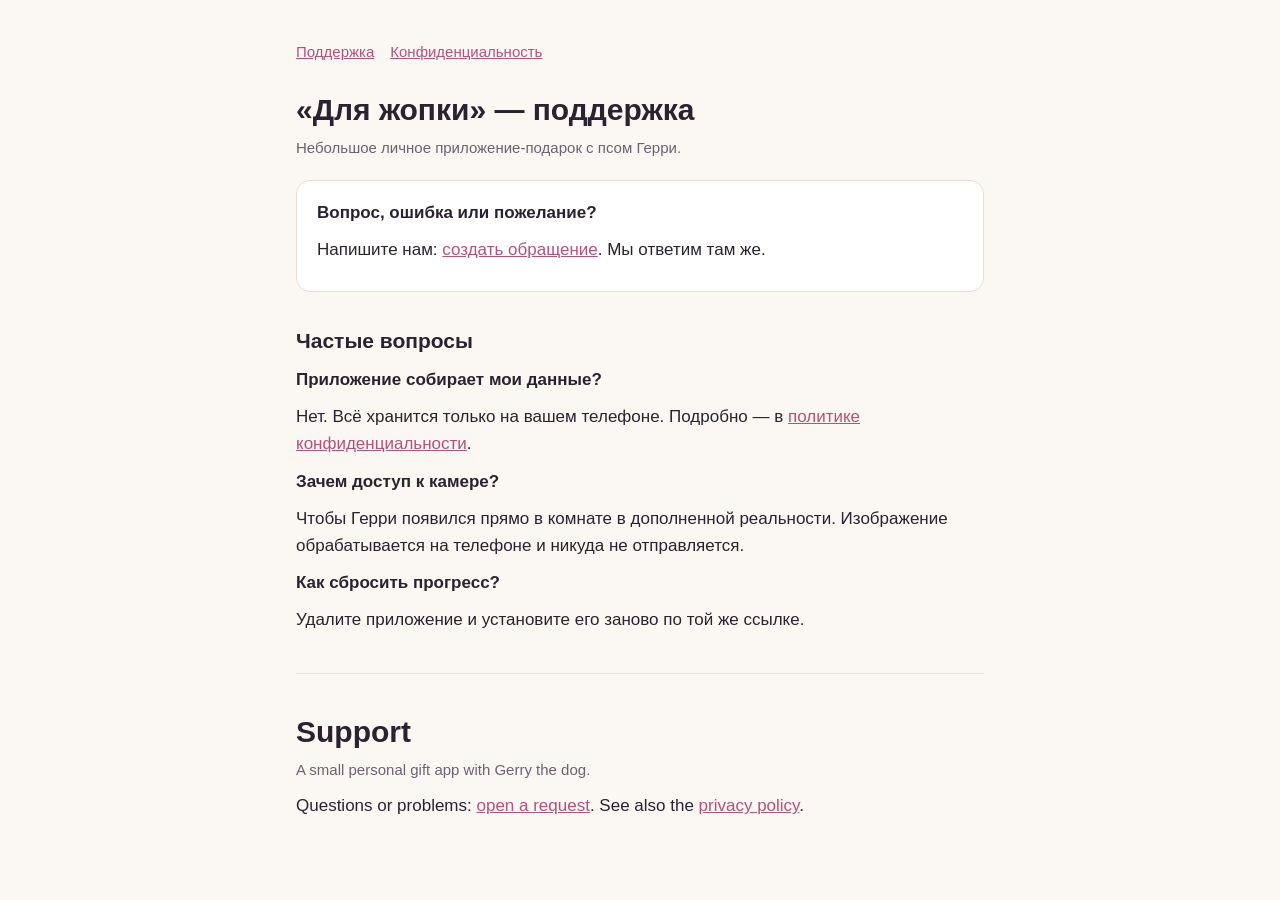
<file: index.html>
<!doctype html>
<html lang="ru">
  <head>
    <meta charset="utf-8" />
    <meta name="viewport" content="width=device-width, initial-scale=1" />
    <title>Для жопки — поддержка</title>
    <link rel="stylesheet" href="style.css" />
  </head>
  <body>
    <main>
      <nav>
        <a href="./">Поддержка</a>
        <a href="privacy.html">Конфиденциальность</a>
      </nav>

      <h1>«Для жопки» — поддержка</h1>
      <p class="muted">Небольшое личное приложение-подарок с псом Герри.</p>

      <div class="card">
        <p><strong>Вопрос, ошибка или пожелание?</strong></p>
        <p>
          Напишите нам:
          <a href="https://github.com/WoLand-Q/app-privacy/issues/new">создать обращение</a>. Мы ответим там же.
        </p>
      </div>

      <h2>Частые вопросы</h2>
      <p><strong>Приложение собирает мои данные?</strong></p>
      <p>Нет. Всё хранится только на вашем телефоне. Подробно — в <a href="privacy.html">политике конфиденциальности</a>.</p>
      <p><strong>Зачем доступ к камере?</strong></p>
      <p>Чтобы Герри появился прямо в комнате в дополненной реальности. Изображение обрабатывается на телефоне и никуда не отправляется.</p>
      <p><strong>Как сбросить прогресс?</strong></p>
      <p>Удалите приложение и установите его заново по той же ссылке.</p>

      <hr />

      <h1>Support</h1>
      <p class="muted">A small personal gift app with Gerry the dog.</p>
      <p>
        Questions or problems:
        <a href="https://github.com/WoLand-Q/app-privacy/issues/new">open a request</a>. See also the
        <a href="privacy.html#en">privacy policy</a>.
      </p>
    </main>
  </body>
</html>
</file>
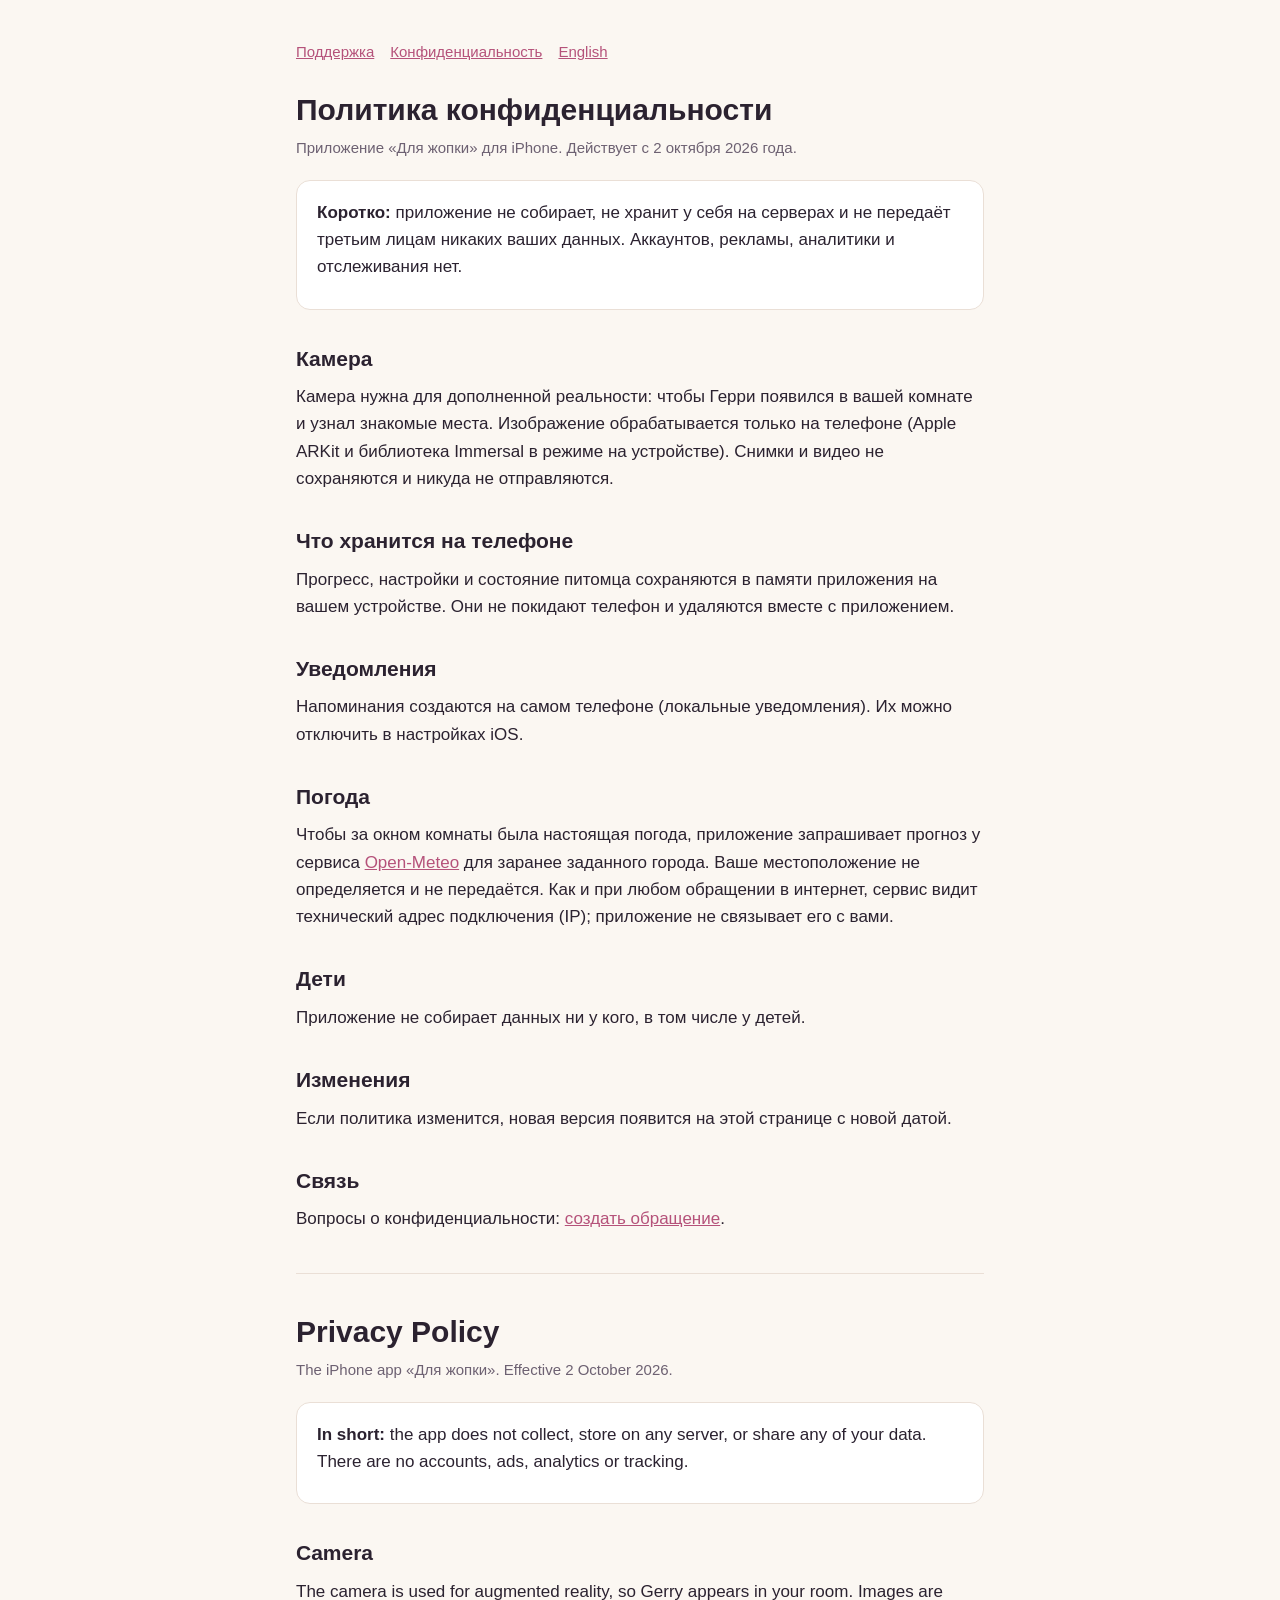
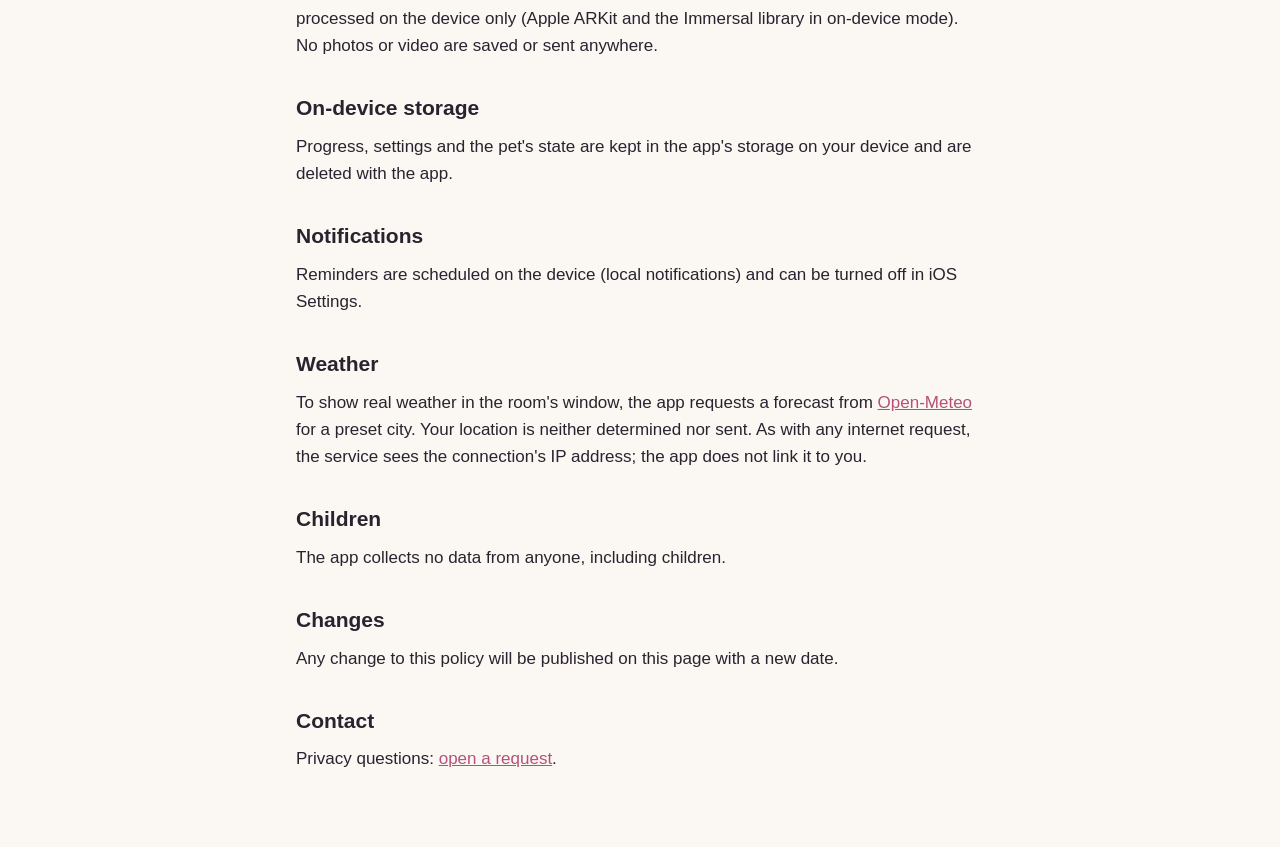
<file: privacy.html>
<!doctype html>
<html lang="ru">
  <head>
    <meta charset="utf-8" />
    <meta name="viewport" content="width=device-width, initial-scale=1" />
    <title>Для жопки — конфиденциальность</title>
    <link rel="stylesheet" href="style.css" />
  </head>
  <body>
    <main>
      <nav>
        <a href="./">Поддержка</a>
        <a href="privacy.html">Конфиденциальность</a>
        <a href="#en">English</a>
      </nav>

      <h1>Политика конфиденциальности</h1>
      <p class="muted">Приложение «Для жопки» для iPhone. Действует с 2 октября 2026 года.</p>

      <div class="card">
        <p><strong>Коротко:</strong> приложение не собирает, не хранит у себя на серверах и не передаёт третьим лицам никаких ваших данных. Аккаунтов, рекламы, аналитики и отслеживания нет.</p>
      </div>

      <h2>Камера</h2>
      <p>
        Камера нужна для дополненной реальности: чтобы Герри появился в вашей комнате и узнал знакомые места. Изображение
        обрабатывается только на телефоне (Apple ARKit и библиотека Immersal в режиме на устройстве). Снимки и видео не
        сохраняются и никуда не отправляются.
      </p>

      <h2>Что хранится на телефоне</h2>
      <p>
        Прогресс, настройки и состояние питомца сохраняются в памяти приложения на вашем устройстве. Они не покидают
        телефон и удаляются вместе с приложением.
      </p>

      <h2>Уведомления</h2>
      <p>Напоминания создаются на самом телефоне (локальные уведомления). Их можно отключить в настройках iOS.</p>

      <h2>Погода</h2>
      <p>
        Чтобы за окном комнаты была настоящая погода, приложение запрашивает прогноз у сервиса
        <a href="https://open-meteo.com/">Open-Meteo</a> для заранее заданного города. Ваше местоположение не
        определяется и не передаётся. Как и при любом обращении в интернет, сервис видит технический адрес подключения
        (IP); приложение не связывает его с вами.
      </p>

      <h2>Дети</h2>
      <p>Приложение не собирает данных ни у кого, в том числе у детей.</p>

      <h2>Изменения</h2>
      <p>Если политика изменится, новая версия появится на этой странице с новой датой.</p>

      <h2>Связь</h2>
      <p>Вопросы о конфиденциальности: <a href="https://github.com/WoLand-Q/app-privacy/issues/new">создать обращение</a>.</p>

      <hr />

      <h1 id="en">Privacy Policy</h1>
      <p class="muted">The iPhone app «Для жопки». Effective 2 October 2026.</p>

      <div class="card">
        <p><strong>In short:</strong> the app does not collect, store on any server, or share any of your data. There are no accounts, ads, analytics or tracking.</p>
      </div>

      <h2>Camera</h2>
      <p>
        The camera is used for augmented reality, so Gerry appears in your room. Images are processed on the device only
        (Apple ARKit and the Immersal library in on-device mode). No photos or video are saved or sent anywhere.
      </p>

      <h2>On-device storage</h2>
      <p>Progress, settings and the pet's state are kept in the app's storage on your device and are deleted with the app.</p>

      <h2>Notifications</h2>
      <p>Reminders are scheduled on the device (local notifications) and can be turned off in iOS Settings.</p>

      <h2>Weather</h2>
      <p>
        To show real weather in the room's window, the app requests a forecast from
        <a href="https://open-meteo.com/">Open-Meteo</a> for a preset city. Your location is neither determined nor sent.
        As with any internet request, the service sees the connection's IP address; the app does not link it to you.
      </p>

      <h2>Children</h2>
      <p>The app collects no data from anyone, including children.</p>

      <h2>Changes</h2>
      <p>Any change to this policy will be published on this page with a new date.</p>

      <h2>Contact</h2>
      <p>Privacy questions: <a href="https://github.com/WoLand-Q/app-privacy/issues/new">open a request</a>.</p>
    </main>
  </body>
</html>
</file>
<file: style.css>
:root {
  --bg: #fbf7f2;
  --text: #2b2230;
  --muted: #6d6172;
  --accent: #b5527a;
  --card: #ffffff;
  --line: #eadfd6;
}

@media (prefers-color-scheme: dark) {
  :root {
    --bg: #1d1722;
    --text: #f1e9f2;
    --muted: #b6a9ba;
    --accent: #f08fb4;
    --card: #2a2230;
    --line: #3b3142;
  }
}

* {
  box-sizing: border-box;
}

body {
  margin: 0;
  background: var(--bg);
  color: var(--text);
  font: 17px/1.6 -apple-system, BlinkMacSystemFont, "Segoe UI", Roboto, "Helvetica Neue", Arial, sans-serif;
}

main {
  max-width: 720px;
  margin: 0 auto;
  padding: 40px 16px 64px;
}

h1 {
  font-size: 30px;
  line-height: 1.2;
  margin: 0 0 8px;
}

h2 {
  font-size: 21px;
  margin: 32px 0 8px;
}

p,
li {
  margin: 0 0 10px;
}

ul {
  padding-left: 22px;
}

a {
  color: var(--accent);
}

.muted {
  color: var(--muted);
  font-size: 15px;
}

.card {
  background: var(--card);
  border: 1px solid var(--line);
  border-radius: 14px;
  padding: 18px 20px;
  margin: 20px 0;
}

nav {
  display: flex;
  gap: 16px;
  margin-bottom: 28px;
  font-size: 15px;
}

hr {
  border: 0;
  border-top: 1px solid var(--line);
  margin: 40px 0;
}
</file>
